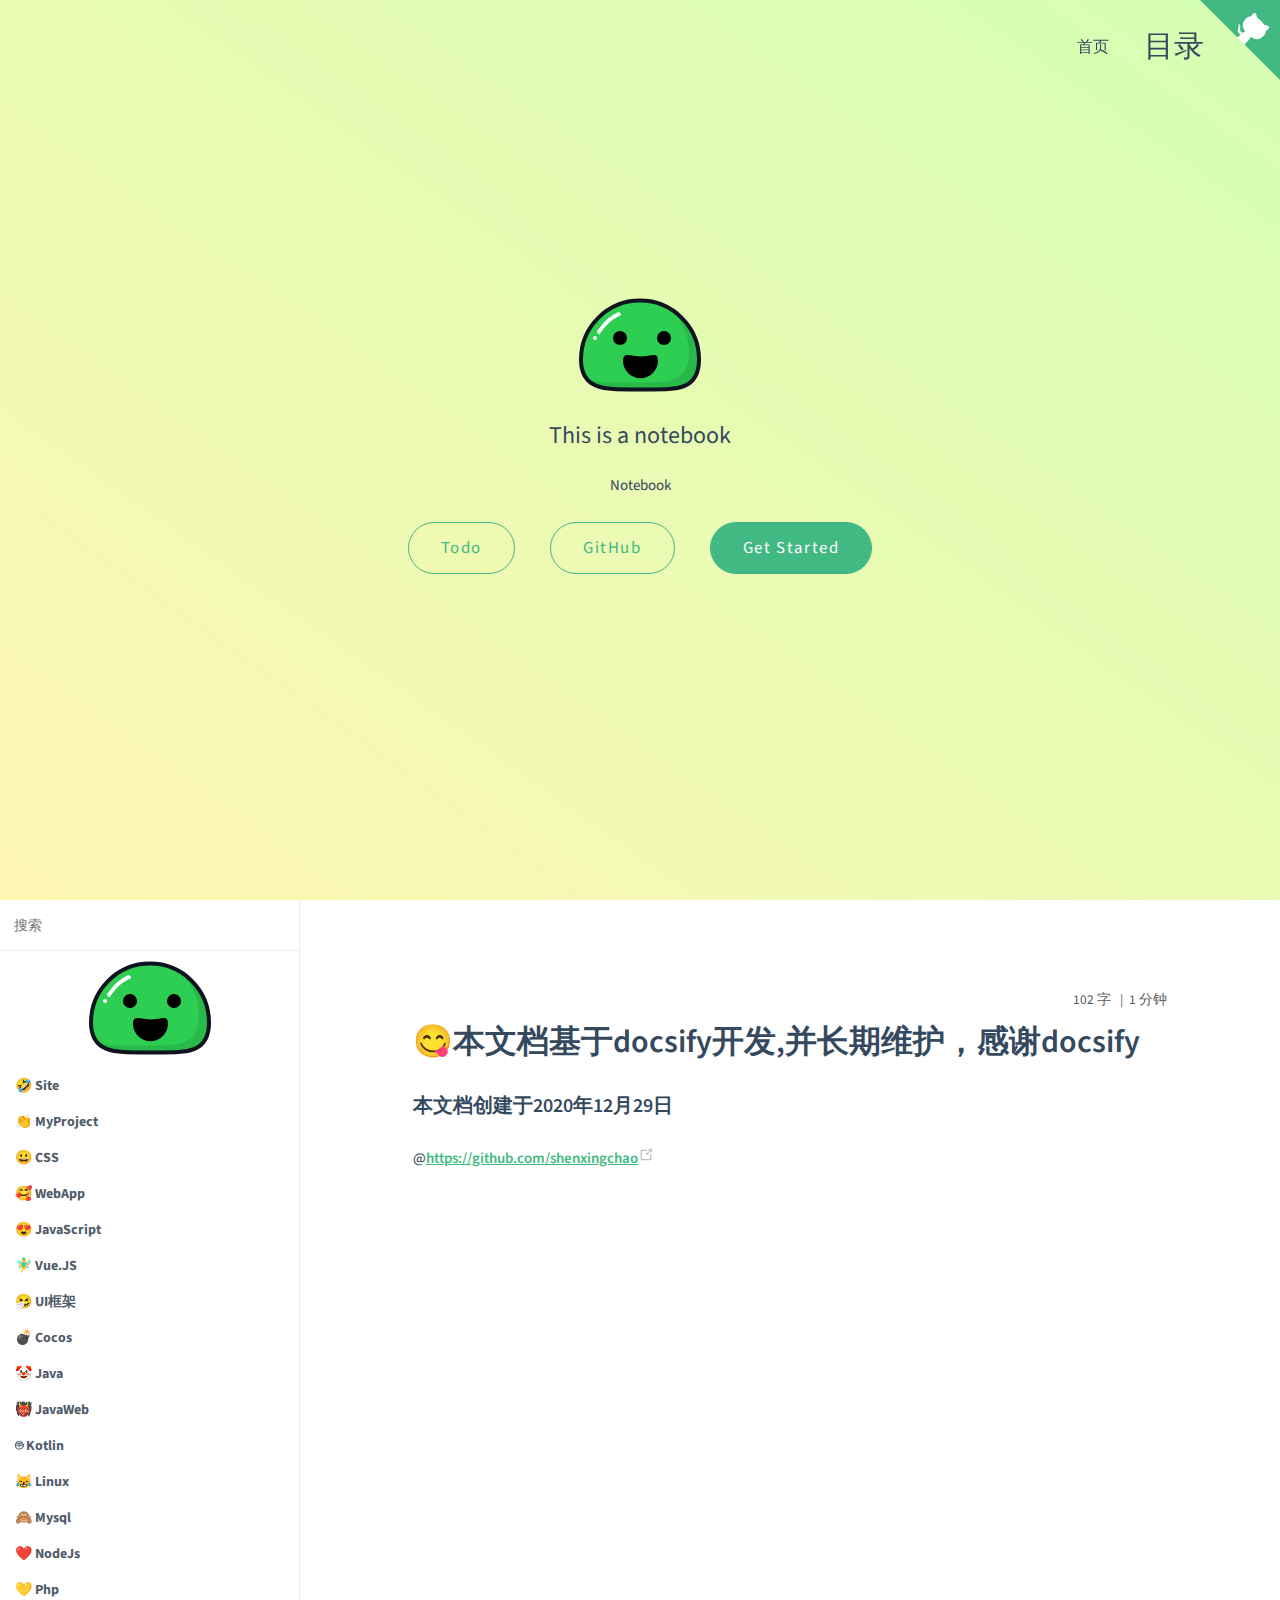
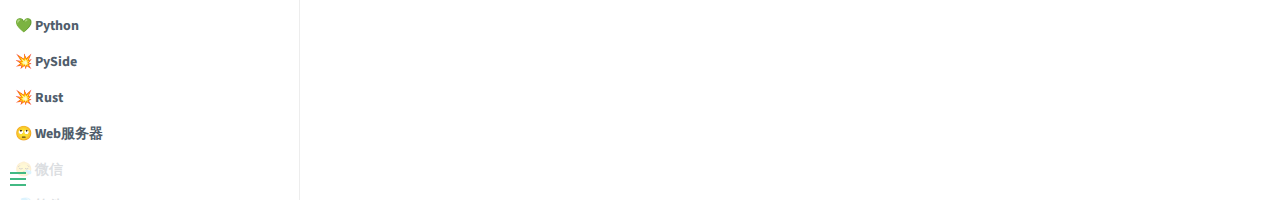
<file: index.html>
<!DOCTYPE html>
<html lang="en">
  <head>
    <meta charset="UTF-8" />
    <title>NoteBook</title>
    <meta http-equiv="X-UA-Compatible" content="IE=edge,chrome=1" />
    <meta name="description" content="Description" />
    <link rel="shortcut icon" href="./favicon.ico" type="image/x-icon" />
    <meta
      name="viewport"
      content="width=device-width, initial-scale=1.0, minimum-scale=1.0"
    />
    <link rel="stylesheet" href="./static/vue.css" />
    <style>
      ::-webkit-scrollbar {
        /*滚动条整体样式*/
        width: 14px;
        /*高宽分别对应横竖滚动条的尺寸*/
        height: 10px;
      }
      ::-webkit-scrollbar-thumb {
        /*滚动条里面小方块*/
        border-radius: 2px;
        background-color: #bbbbbb;
      }
      ::-webkit-scrollbar-thumb:hover {
        background-color: #42b983;
      }
      ::-webkit-scrollbar-track {
        /*滚动条里面轨道*/
        box-shadow: inset 0 0 5px rgba(0, 0, 0, 0.2);
        background: #ededed;
        border-radius: 10px;
      }
    </style>
    <link rel="stylesheet" href="./static/style.css" />
    <link rel="stylesheet" href="./static/mermaid.min.css" />
    <script src="./static/mermaid.min.js"></script>
  </head>
  <body>
    <nav style="position: fixed">
      <a href="#/" style="vertical-align: middle">首页</a>
      <a href="#/README" style="vertical-align: middle; font-size: 30px"
        >目录</a
      >
    </nav>
    <div id="app"></div>
    <script>
      let num = 0;
      mermaid.initialize({ startOnLoad: false });
      window.$docsify = {
        //配置使其支持流程图
        markdown: {
          renderer: {
            code: function (code, lang) {
              if (lang === "mermaid") {
                return (
                  '<div class="mermaid">' +
                  mermaid.render("mermaid-svg-" + num++, code) +
                  "</div>"
                );
              }
              return this.origin.code.apply(this, arguments);
            },
          },
        },
        coverpage: true,
        name: "SxcDoc",
        nameLink: '#/README',
        repo: "https://github.com/shenxingchao",
        logo: "/images/doc_icon.svg",
        maxLevel: 3,
        // themeColor: '#f60f60',
        // 加载 _sidebar.md
        loadSidebar: true,
        alias: {
          // "/.*/_sidebar.md": "/_sidebar.md",
        },
        // search
        search: {
          maxAge: 300, // 搜索索引过期时间，in localstorage
          paths: [
            "/",
            "/md/Site/Site",
            "/md/MyProject/MyProject",
            "/md/CSS/CSS",
            "/md/WebApp/WebApp",
            "/md/JavaScript/JavaScript",
            "/md/Vue/Vue",
            "/md/UI框架/UI框架",
            "/md/Cocos/Cocos",
            "/md/Java/Java",
            "/md/JavaWeb/JavaWeb",
            "/md/Kotlin/Kotlin",
            "/md/Linux/Linux",
            "/md/Mysql/Mysql",
            "/md/NodeJs/NodeJs",
            "/md/Php/Php",
            "/md/Python/Python",
            "/md/PySide/PySide",
            "/md/Rust/Rust",
            "/md/Web服务器/Web服务器",
            "/md/微信/微信",
            "/md/软件/软件",
            "/md/版本管理/版本管理",
          ], // or 'auto'
          placeholder: "搜索",
          noData: "找不到结果",
          // Headline depth, 1 - 6
          depth: 6,
          hideOtherSidebarContent: true, // whether or not to hide other sidebar content
        },
        // docsify-copy-code (defaults)
        copyCode: {
          buttonText: "复制到剪贴板",
          errorText: "复制失败",
          successText: "复制成功",
        },
        //字数统计
        count: {
          countable: true,
          fontsize: "0.9em",
          color: "rgb(90,90,90)",
          language: "chinese",
        },
      };
    </script>
    <!-- Docsify v4 -->
    <script src="./static/docsify@4.js"></script>
    <!-- 侧边栏插件 -->
    <script src="./static/index.js"></script>
    <!-- search -->
    <script src="./static/search.min.js"></script>
    <!-- Latest v2.x.x -->
    <!-- <script src="https://unpkg.com/docsify-copy-code@2"></script> -->
    <script src="./static/docsify-copy-code.min.js"></script>
    <!-- 这是个多列布局插件-->
    <!-- <script src="//unpkg.com/docsify-slides/dist/docsify-slides.min.js"></script> -->
    <!-- 图片缩放 -->
    <script src="./static/zoom-image.min.js"></script>
    <!-- 字数统计 -->
    <script src="./static/count.js"></script>

    <!-- git code high -->
    <script src="./static/prism-git.min.js"></script>
    <!-- php code high -->
    <script src="./static/prism-php.min.js"></script>
    <!-- nginx code high -->
    <script src="./static/prism-nginx.min.js"></script>
    <!-- json code high -->
    <script src="./static/prism-json.min.js"></script>
    <!-- typescript code high -->
    <script src="./static/prism-typescript.min.js"></script>
    <!-- ini code high -->
    <script src="./static/prism-ini.min.js"></script>
    <!-- powershell code high -->
    <script src="./static/prism-powershell.min.js"></script>
    <!-- python code high -->
    <script src="./static/prism-python.min.js"></script>
    <!-- sql code high -->
    <script src="./static/prism-sql.min.js"></script>
    <!-- dart code high -->
    <script src="./static/prism-dart.min.js"></script>
    <!-- java code high -->
    <script src="./static/prism-java.min.js"></script>
    <!-- kotlin code high -->
    <script src="./static/prism-kotlin.min.js"></script>
    <!-- bash code high -->
    <script src="./static/prism-bash.min.js"></script>
  </body>
</html>
</file>
<file: static/vue.css>
@import url("https://fonts.googleapis.com/css?family=Roboto+Mono|Source+Sans+Pro:300,400,600");*{-webkit-font-smoothing:antialiased;-webkit-overflow-scrolling:touch;-webkit-tap-highlight-color:rgba(0,0,0,0);-webkit-text-size-adjust:none;-webkit-touch-callout:none;box-sizing:border-box}body:not(.ready){overflow:hidden}body:not(.ready) .app-nav,body:not(.ready)>nav,body:not(.ready) [data-cloak]{display:none}div#app{font-size:30px;font-weight:lighter;margin:40vh auto;text-align:center}div#app:empty:before{content:"Loading..."}.emoji{height:1.2rem;vertical-align:middle}.progress{background-color:var(--theme-color,#42b983);height:2px;left:0;position:fixed;right:0;top:0;transition:width .2s,opacity .4s;width:0;z-index:999999}.search .search-keyword,.search a:hover{color:var(--theme-color,#42b983)}.search .search-keyword{font-style:normal;font-weight:700}body,html{height:100%}body{-moz-osx-font-smoothing:grayscale;-webkit-font-smoothing:antialiased;color:#34495e;font-family:Source Sans Pro,Helvetica Neue,Arial,sans-serif;font-size:15px;letter-spacing:0;margin:0;overflow-x:hidden}img{max-width:100%}a[disabled]{cursor:not-allowed;opacity:.6}kbd{border:1px solid #ccc;border-radius:3px;display:inline-block;font-size:12px!important;line-height:12px;margin-bottom:3px;padding:3px 5px;vertical-align:middle}li input[type=checkbox]{margin:0 .2em .25em 0;vertical-align:middle}.app-nav{margin:25px 60px 0 0;position:absolute;right:0;text-align:right;z-index:10}.app-nav.no-badge{margin-right:25px}.app-nav p{margin:0}.app-nav>a{margin:0 1rem;padding:5px 0}.app-nav li,.app-nav ul{display:inline-block;list-style:none;margin:0}.app-nav a{color:inherit;font-size:16px;text-decoration:none;transition:color .3s}.app-nav a.active,.app-nav a:hover{color:var(--theme-color,#42b983)}.app-nav a.active{border-bottom:2px solid var(--theme-color,#42b983)}.app-nav li{display:inline-block;margin:0 1rem;padding:5px 0;position:relative;cursor:pointer}.app-nav li ul{background-color:#fff;border:1px solid;border-color:#ddd #ddd #ccc;border-radius:4px;box-sizing:border-box;display:none;max-height:calc(100vh - 61px);overflow-y:auto;padding:10px 0;position:absolute;right:-15px;text-align:left;top:100%;white-space:nowrap}.app-nav li ul li{display:block;font-size:14px;line-height:1rem;margin:8px 14px;white-space:nowrap}.app-nav li ul a{display:block;font-size:inherit;margin:0;padding:0}.app-nav li ul a.active{border-bottom:0}.app-nav li:hover ul{display:block}.github-corner{border-bottom:0;position:fixed;right:0;text-decoration:none;top:0;z-index:1}.github-corner:hover .octo-arm{-webkit-animation:octocat-wave .56s ease-in-out;animation:octocat-wave .56s ease-in-out}.github-corner svg{color:#fff;fill:var(--theme-color,#42b983);height:80px;width:80px}main{display:block;position:relative;width:100vw;height:100%;z-index:0}main.hidden{display:none}.anchor{display:inline-block;text-decoration:none;transition:all .3s}.anchor span{color:#34495e}.anchor:hover{text-decoration:underline}.sidebar{border-right:1px solid rgba(0,0,0,.07);overflow-y:auto;padding:40px 0 0;position:absolute;top:0;bottom:0;left:0;transition:transform .25s ease-out;width:300px;z-index:20}.sidebar>h1{margin:0 auto 1rem;font-size:1.5rem;font-weight:300;text-align:center}.sidebar>h1 a{color:inherit;text-decoration:none}.sidebar>h1 .app-nav{display:block;position:static}.sidebar .sidebar-nav{line-height:2em;padding-bottom:40px}.sidebar li.collapse .app-sub-sidebar{display:none}.sidebar ul{margin:0 0 0 15px;padding:0}.sidebar li>p{font-weight:700;margin:0}.sidebar ul,.sidebar ul li{list-style:none}.sidebar ul li a{border-bottom:none;display:block}.sidebar ul li ul{padding-left:20px}.sidebar::-webkit-scrollbar{width:4px}.sidebar::-webkit-scrollbar-thumb{background:transparent;border-radius:4px}.sidebar:hover::-webkit-scrollbar-thumb{background:hsla(0,0%,53.3%,.4)}.sidebar:hover::-webkit-scrollbar-track{background:hsla(0,0%,53.3%,.1)}.sidebar-toggle{background-color:transparent;background-color:hsla(0,0%,100%,.8);border:0;outline:none;padding:10px;position:absolute;bottom:0;left:0;text-align:center;transition:opacity .3s;width:284px;z-index:30;cursor:pointer}.sidebar-toggle:hover .sidebar-toggle-button{opacity:.4}.sidebar-toggle span{background-color:var(--theme-color,#42b983);display:block;margin-bottom:4px;width:16px;height:2px}body.sticky .sidebar,body.sticky .sidebar-toggle{position:fixed}.content{padding-top:60px;position:absolute;top:0;right:0;bottom:0;left:300px;transition:left .25s ease}.markdown-section{margin:0 auto;max-width:80%;padding:30px 15px 40px;position:relative}.markdown-section>*{box-sizing:border-box;font-size:inherit}.markdown-section>:first-child{margin-top:0!important}.markdown-section hr{border:none;border-bottom:1px solid #eee;margin:2em 0}.markdown-section iframe{border:1px solid #eee;width:1px;min-width:100%}.markdown-section table{border-collapse:collapse;border-spacing:0;display:block;margin-bottom:1rem;overflow:auto;width:100%}.markdown-section th{font-weight:700}.markdown-section td,.markdown-section th{border:1px solid #ddd;padding:6px 13px}.markdown-section tr{border-top:1px solid #ccc}.markdown-section p.tip,.markdown-section tr:nth-child(2n){background-color:#f8f8f8}.markdown-section p.tip{border-bottom-right-radius:2px;border-left:4px solid #f66;border-top-right-radius:2px;margin:2em 0;padding:12px 24px 12px 30px;position:relative}.markdown-section p.tip:before{background-color:#f66;border-radius:100%;color:#fff;content:"!";font-family:Dosis,Source Sans Pro,Helvetica Neue,Arial,sans-serif;font-size:14px;font-weight:700;left:-12px;line-height:20px;position:absolute;height:20px;width:20px;text-align:center;top:14px}.markdown-section p.tip code{background-color:#efefef}.markdown-section p.tip em{color:#34495e}.markdown-section p.warn{background:rgba(66,185,131,.1);border-radius:2px;padding:1rem}.markdown-section ul.task-list>li{list-style-type:none}body.close .sidebar{transform:translateX(-300px)}body.close .sidebar-toggle{width:auto}body.close .content{left:0}@media print{.app-nav,.github-corner,.sidebar,.sidebar-toggle{display:none}}@media screen and (max-width:768px){.github-corner,.sidebar,.sidebar-toggle{position:fixed}.app-nav{margin-top:16px}.app-nav li ul{top:30px}main{height:auto;overflow-x:hidden}.sidebar{left:-300px;transition:transform .25s ease-out}.content{left:0;max-width:100vw;position:static;padding-top:20px;transition:transform .25s ease}.app-nav,.github-corner{transition:transform .25s ease-out}.sidebar-toggle{background-color:transparent;width:auto;padding:30px 30px 10px 10px}body.close .sidebar{transform:translateX(300px)}body.close .sidebar-toggle{background-color:hsla(0,0%,100%,.8);transition:background-color 1s;width:284px;padding:10px}body.close .content{transform:translateX(300px)}body.close .app-nav,body.close .github-corner{display:none}.github-corner:hover .octo-arm{-webkit-animation:none;animation:none}.github-corner .octo-arm{-webkit-animation:octocat-wave .56s ease-in-out;animation:octocat-wave .56s ease-in-out}}@-webkit-keyframes octocat-wave{0%,to{transform:rotate(0)}20%,60%{transform:rotate(-25deg)}40%,80%{transform:rotate(10deg)}}@keyframes octocat-wave{0%,to{transform:rotate(0)}20%,60%{transform:rotate(-25deg)}40%,80%{transform:rotate(10deg)}}section.cover{align-items:center;background-position:50%;background-repeat:no-repeat;background-size:cover;height:100vh;width:100vw;display:none}section.cover.show{display:flex}section.cover.has-mask .mask{background-color:#fff;opacity:.8;position:absolute;top:0;height:100%;width:100%}section.cover .cover-main{flex:1;margin:-20px 16px 0;text-align:center;position:relative}section.cover a{color:inherit}section.cover a,section.cover a:hover{text-decoration:none}section.cover p{line-height:1.5rem;margin:1em 0}section.cover h1{color:inherit;font-size:2.5rem;font-weight:300;margin:.625rem 0 2.5rem;position:relative;text-align:center}section.cover h1 a{display:block}section.cover h1 small{bottom:-.4375rem;font-size:1rem;position:absolute}section.cover blockquote{font-size:1.5rem;text-align:center}section.cover ul{line-height:1.8;list-style-type:none;margin:1em auto;max-width:500px;padding:0}section.cover .cover-main>p:last-child a{border-radius:2rem;border:1px solid var(--theme-color,#42b983);box-sizing:border-box;color:var(--theme-color,#42b983);display:inline-block;font-size:1.05rem;letter-spacing:.1rem;margin:.5rem 1rem;padding:.75em 2rem;text-decoration:none;transition:all .15s ease}section.cover .cover-main>p:last-child a:last-child{background-color:var(--theme-color,#42b983);color:#fff}section.cover .cover-main>p:last-child a:last-child:hover{color:inherit;opacity:.8}section.cover .cover-main>p:last-child a:hover{color:inherit}section.cover blockquote>p>a{border-bottom:2px solid var(--theme-color,#42b983);transition:color .3s}section.cover blockquote>p>a:hover{color:var(--theme-color,#42b983)}.sidebar,body{background-color:#fff}.sidebar{color:#364149}.sidebar li{margin:6px 0}.sidebar ul li a{color:#505d6b;font-size:14px;font-weight:400;overflow:hidden;text-decoration:none;text-overflow:ellipsis;white-space:nowrap}.sidebar ul li a:hover{text-decoration:underline}.sidebar ul li ul{padding:0}.sidebar ul li.active>a{border-right:2px solid;color:var(--theme-color,#42b983);font-weight:600}.app-sub-sidebar li:before{content:"-";padding-right:4px;float:left}.markdown-section h1,.markdown-section h2,.markdown-section h3,.markdown-section h4,.markdown-section strong{color:#2c3e50;font-weight:600}.markdown-section a{color:var(--theme-color,#42b983);font-weight:600}.markdown-section h1{font-size:2rem;margin:0 0 1rem}.markdown-section h2{font-size:1.75rem;margin:45px 0 .8rem}.markdown-section h3{font-size:1.5rem;margin:40px 0 .6rem}.markdown-section h4{font-size:1.25rem}.markdown-section h5{font-size:1rem}.markdown-section h6{color:#777;font-size:1rem}.markdown-section figure,.markdown-section p{margin:1.2em 0}.markdown-section ol,.markdown-section p,.markdown-section ul{line-height:1.6rem;word-spacing:.05rem}.markdown-section ol,.markdown-section ul{padding-left:1.5rem}.markdown-section blockquote{border-left:4px solid var(--theme-color,#42b983);color:#858585;margin:2em 0;padding-left:20px}.markdown-section blockquote p{font-weight:600;margin-left:0}.markdown-section iframe{margin:1em 0}.markdown-section em{color:#7f8c8d}.markdown-section code{border-radius:2px;color:#e96900;font-size:.8rem;margin:0 2px;padding:3px 5px;white-space:pre-wrap}.markdown-section code,.markdown-section pre{background-color:#f8f8f8;font-family:Roboto Mono,Monaco,courier,monospace}.markdown-section pre{-moz-osx-font-smoothing:initial;-webkit-font-smoothing:initial;line-height:1.5rem;margin:1.2em 0;overflow:auto;padding:0 1.4rem;position:relative;word-wrap:normal}.token.cdata,.token.comment,.token.doctype,.token.prolog{color:#8e908c}.token.namespace{opacity:.7}.token.boolean,.token.number{color:#c76b29}.token.punctuation{color:#525252}.token.property{color:#c08b30}.token.tag{color:#2973b7}.token.string{color:var(--theme-color,#42b983)}.token.selector{color:#6679cc}.token.attr-name{color:#2973b7}.language-css .token.string,.style .token.string,.token.entity,.token.url{color:#22a2c9}.token.attr-value,.token.control,.token.directive,.token.unit{color:var(--theme-color,#42b983)}.token.function,.token.keyword{color:#e96900}.token.atrule,.token.regex,.token.statement{color:#22a2c9}.token.placeholder,.token.variable{color:#3d8fd1}.token.deleted{text-decoration:line-through}.token.inserted{border-bottom:1px dotted #202746;text-decoration:none}.token.italic{font-style:italic}.token.bold,.token.important{font-weight:700}.token.important{color:#c94922}.token.entity{cursor:help}.markdown-section pre>code{-moz-osx-font-smoothing:initial;-webkit-font-smoothing:initial;background-color:#f8f8f8;border-radius:2px;color:#525252;display:block;font-family:Roboto Mono,Monaco,courier,monospace;font-size:.8rem;line-height:inherit;margin:0 2px;max-width:inherit;overflow:inherit;padding:2.2em 5px;white-space:inherit}.markdown-section code:after,.markdown-section code:before{letter-spacing:.05rem}code .token{-moz-osx-font-smoothing:initial;-webkit-font-smoothing:initial;min-height:1.5rem;position:relative;left:auto}pre:after{color:#ccc;content:attr(data-lang);font-size:.6rem;font-weight:600;height:15px;line-height:15px;padding:5px 10px 0;position:absolute;right:0;text-align:right;top:0}
</file>
<file: static/style.css>
.markdown-section{
  max-width: 1200px;
  width: 80%;
}
.icon-link {
  width: 1rem;
  height: 1rem;
}
.search {
  margin-bottom: 10px !important;
}
.sidebar > h1 {
  margin: 0 auto;
}
.sidebar-nav > ul > li {
  font-size: 16px;
}
.sidebar-nav > ul > li>a {
  font-size: 14px;
  font-weight: bold;
}
.sidebar-nav > ul > li a {
  font-size: 14px;
}
.sidebar-nav > ul > li > ul li {
  font-size: 14px;
}
.sidebar-nav > ul > li > ul .active > a {
  border-right: 0.3rem solid #27ae60;
  background: #edfbf3;
  color: #27ae60;
  font-weight: 700;
}
.sidebar-nav > ul > li > ul .active > p > a {
  border-right: 0.3rem solid #27ae60;
  background: #edfbf3;
  color: #27ae60;
  font-weight: 700;
}
.sidebar-nav > ul > li > p {
  font-weight: 700;
}
.sidebar-nav > ul > li > p > a {
  display: initial;
  font-weight: 700;
  color: inherit;
}
.icon-arrow {
  transition: all 0.2s;
  width: 0.6rem;
  height: 0.6rem;
  fill: #555555;
}
.icon-arrow-down {
  transform: rotate(90deg);
}
.icon-arrow-right {
  transform: rotate(0);
}
.first-title {
  cursor: pointer;
}
.first-title.active {
  color: #27ae60;
}
.first-title>svg{
  margin-right: 5px;
}
pre[data-lang] {
  border-radius: 10px;
  background: rgba(247, 247, 247, 1);
  /* border: 1px dashed #cccccc; */
  /* color: #fff !important; */
}
pre[data-lang] code {
  background: inherit;
  color: #333333;
  font-size: 1em;
  font-family: "Inconsolata", "Consolas", "Menlo", "Monaco", 
  "Andale Mono WT", "Andale Mono", "Lucida Console", 
  "DejaVu Sans Mono", "Bitstream Vera Sans Mono", 
  "Courier New", "Courier", "monospace";
}
pre[data-lang] code .attr-name,
pre[data-lang] code .namespace {
  color: #690;
}
pre[data-lang] code .tag {
  color: #905;
}
pre[data-lang] code .string {
  color: #333333;
}
pre[data-lang] code .operator {
  color: #a67f59;
}
pre[data-lang] code .selector {
  color: #690;
}
pre[data-lang] code .selector {
  color: #800000;
}
pre[data-lang] code .punctuation {
  color: #999;
}
pre[data-lang] code .property {
  color: #690;
}
pre[data-lang] code .attr-value {
  color: #07a;
}
pre[data-lang] code .function {
  color: #dd4a68
}
pre[data-lang] code .variable {
  color: #e90;
}
pre[data-lang] code .class-name {
  color: #05a;
}
pre[data-lang] code .keyword,
pre[data-lang] code .boolean {
  color: #07a;
}
</file>
<file: static/mermaid.min.css>
/**
 * Failed to minify the file using clean-css v4.1.6. Serving the original version.
 * Do NOT use SRI with dynamically generated files! More information: https://www.jsdelivr.com/using-sri-with-dynamic-files
 */
/* Flowchart variables */
/* Sequence Diagram variables */
/* Gantt chart variables */
.mermaid .label {
  color: #333;
}
.node rect,
.node circle,
.node ellipse,
.node polygon {
  fill: #ECECFF;
  stroke: #CCCCFF;
  stroke-width: 1px;
}
.arrowheadPath {
  fill: #333333;
}
.edgePath .path {
  stroke: #333333;
}
.edgeLabel {
  background-color: #e8e8e8;
}
.cluster rect {
  fill: #ffffde !important;
  rx: 4 !important;
  stroke: #aaaa33 !important;
  stroke-width: 1px !important;
}
.cluster text {
  fill: #333;
}
.actor {
  stroke: #CCCCFF;
  fill: #ECECFF;
}
text.actor {
  fill: black;
  stroke: none;
}
.actor-line {
  stroke: grey;
}
.messageLine0 {
  stroke-width: 1.5;
  stroke-dasharray: "2 2";
  marker-end: "url(#arrowhead)";
  stroke: #333;
}
.messageLine1 {
  stroke-width: 1.5;
  stroke-dasharray: "2 2";
  stroke: #333;
}
#arrowhead {
  fill: #333;
}
#crosshead path {
  fill: #333 !important;
  stroke: #333 !important;
}
.messageText {
  fill: #333;
  stroke: none;
}
.labelBox {
  stroke: #CCCCFF;
  fill: #ECECFF;
}
.labelText {
  fill: black;
  stroke: none;
}
.loopText {
  fill: black;
  stroke: none;
}
.loopLine {
  stroke-width: 2;
  stroke-dasharray: "2 2";
  marker-end: "url(#arrowhead)";
  stroke: #CCCCFF;
}
.note {
  stroke: #aaaa33;
  fill: #fff5ad;
}
.noteText {
  fill: black;
  stroke: none;
  font-family: 'trebuchet ms', verdana, arial;
  font-size: 14px;
}
/** Section styling */
.section {
  stroke: none;
  opacity: 0.2;
}
.section0 {
  fill: rgba(102, 102, 255, 0.49);
}
.section2 {
  fill: #fff400;
}
.section1,
.section3 {
  fill: white;
  opacity: 0.2;
}
.sectionTitle0 {
  fill: #333;
}
.sectionTitle1 {
  fill: #333;
}
.sectionTitle2 {
  fill: #333;
}
.sectionTitle3 {
  fill: #333;
}
.sectionTitle {
  text-anchor: start;
  font-size: 11px;
  text-height: 14px;
}
/* Grid and axis */
.grid .tick {
  stroke: lightgrey;
  opacity: 0.3;
  shape-rendering: crispEdges;
}
.grid path {
  stroke-width: 0;
}
/* Today line */
.today {
  fill: none;
  stroke: red;
  stroke-width: 2px;
}
/* Task styling */
/* Default task */
.task {
  stroke-width: 2;
}
.taskText {
  text-anchor: middle;
  font-size: 11px;
}
.taskTextOutsideRight {
  fill: black;
  text-anchor: start;
  font-size: 11px;
}
.taskTextOutsideLeft {
  fill: black;
  text-anchor: end;
  font-size: 11px;
}
/* Specific task settings for the sections*/
.taskText0,
.taskText1,
.taskText2,
.taskText3 {
  fill: white;
}
.task0,
.task1,
.task2,
.task3 {
  fill: #8a90dd;
  stroke: #534fbc;
}
.taskTextOutside0,
.taskTextOutside2 {
  fill: black;
}
.taskTextOutside1,
.taskTextOutside3 {
  fill: black;
}
/* Active task */
.active0,
.active1,
.active2,
.active3 {
  fill: #bfc7ff;
  stroke: #534fbc;
}
.activeText0,
.activeText1,
.activeText2,
.activeText3 {
  fill: black !important;
}
/* Completed task */
.done0,
.done1,
.done2,
.done3 {
  stroke: grey;
  fill: lightgrey;
  stroke-width: 2;
}
.doneText0,
.doneText1,
.doneText2,
.doneText3 {
  fill: black !important;
}
/* Tasks on the critical line */
.crit0,
.crit1,
.crit2,
.crit3 {
  stroke: #ff8888;
  fill: red;
  stroke-width: 2;
}
.activeCrit0,
.activeCrit1,
.activeCrit2,
.activeCrit3 {
  stroke: #ff8888;
  fill: #bfc7ff;
  stroke-width: 2;
}
.doneCrit0,
.doneCrit1,
.doneCrit2,
.doneCrit3 {
  stroke: #ff8888;
  fill: lightgrey;
  stroke-width: 2;
  cursor: pointer;
  shape-rendering: crispEdges;
}
.doneCritText0,
.doneCritText1,
.doneCritText2,
.doneCritText3 {
  fill: black !important;
}
.activeCritText0,
.activeCritText1,
.activeCritText2,
.activeCritText3 {
  fill: black !important;
}
.titleText {
  text-anchor: middle;
  font-size: 18px;
  fill: black;
}
g.classGroup text {
  fill: #9370DB;
  stroke: none;
  font-family: 'trebuchet ms', verdana, arial;
  font-size: 10px;
}
g.classGroup rect {
  fill: #ECECFF;
  stroke: #9370DB;
}
g.classGroup line {
  stroke: #9370DB;
  stroke-width: 1;
}
svg .classLabel .box {
  stroke: none;
  stroke-width: 0;
  fill: #ECECFF;
  opacity: 0.5;
}
svg .classLabel .label {
  fill: #9370DB;
  font-size: 10px;
}
.relation {
  stroke: #9370DB;
  stroke-width: 1;
  fill: none;
}
.composition {
  fill: #9370DB;
  stroke: #9370DB;
  stroke-width: 1;
}
#compositionStart {
  fill: #9370DB;
  stroke: #9370DB;
  stroke-width: 1;
}
#compositionEnd {
  fill: #9370DB;
  stroke: #9370DB;
  stroke-width: 1;
}
.aggregation {
  fill: #ECECFF;
  stroke: #9370DB;
  stroke-width: 1;
}
#aggregationStart {
  fill: #ECECFF;
  stroke: #9370DB;
  stroke-width: 1;
}
#aggregationEnd {
  fill: #ECECFF;
  stroke: #9370DB;
  stroke-width: 1;
}
#dependencyStart {
  fill: #9370DB;
  stroke: #9370DB;
  stroke-width: 1;
}
#dependencyEnd {
  fill: #9370DB;
  stroke: #9370DB;
  stroke-width: 1;
}
#extensionStart {
  fill: #9370DB;
  stroke: #9370DB;
  stroke-width: 1;
}
#extensionEnd {
  fill: #9370DB;
  stroke: #9370DB;
  stroke-width: 1;
}
.node text {
  font-family: 'trebuchet ms', verdana, arial;
  font-size: 14px;
}
div.mermaidTooltip {
  position: absolute;
  text-align: center;
  max-width: 200px;
  padding: 2px;
  font-family: 'trebuchet ms', verdana, arial;
  font-size: 12px;
  background: #ffffde;
  border: 1px solid #aaaa33;
  border-radius: 2px;
  pointer-events: none;
  z-index: 100;
}
</file>
